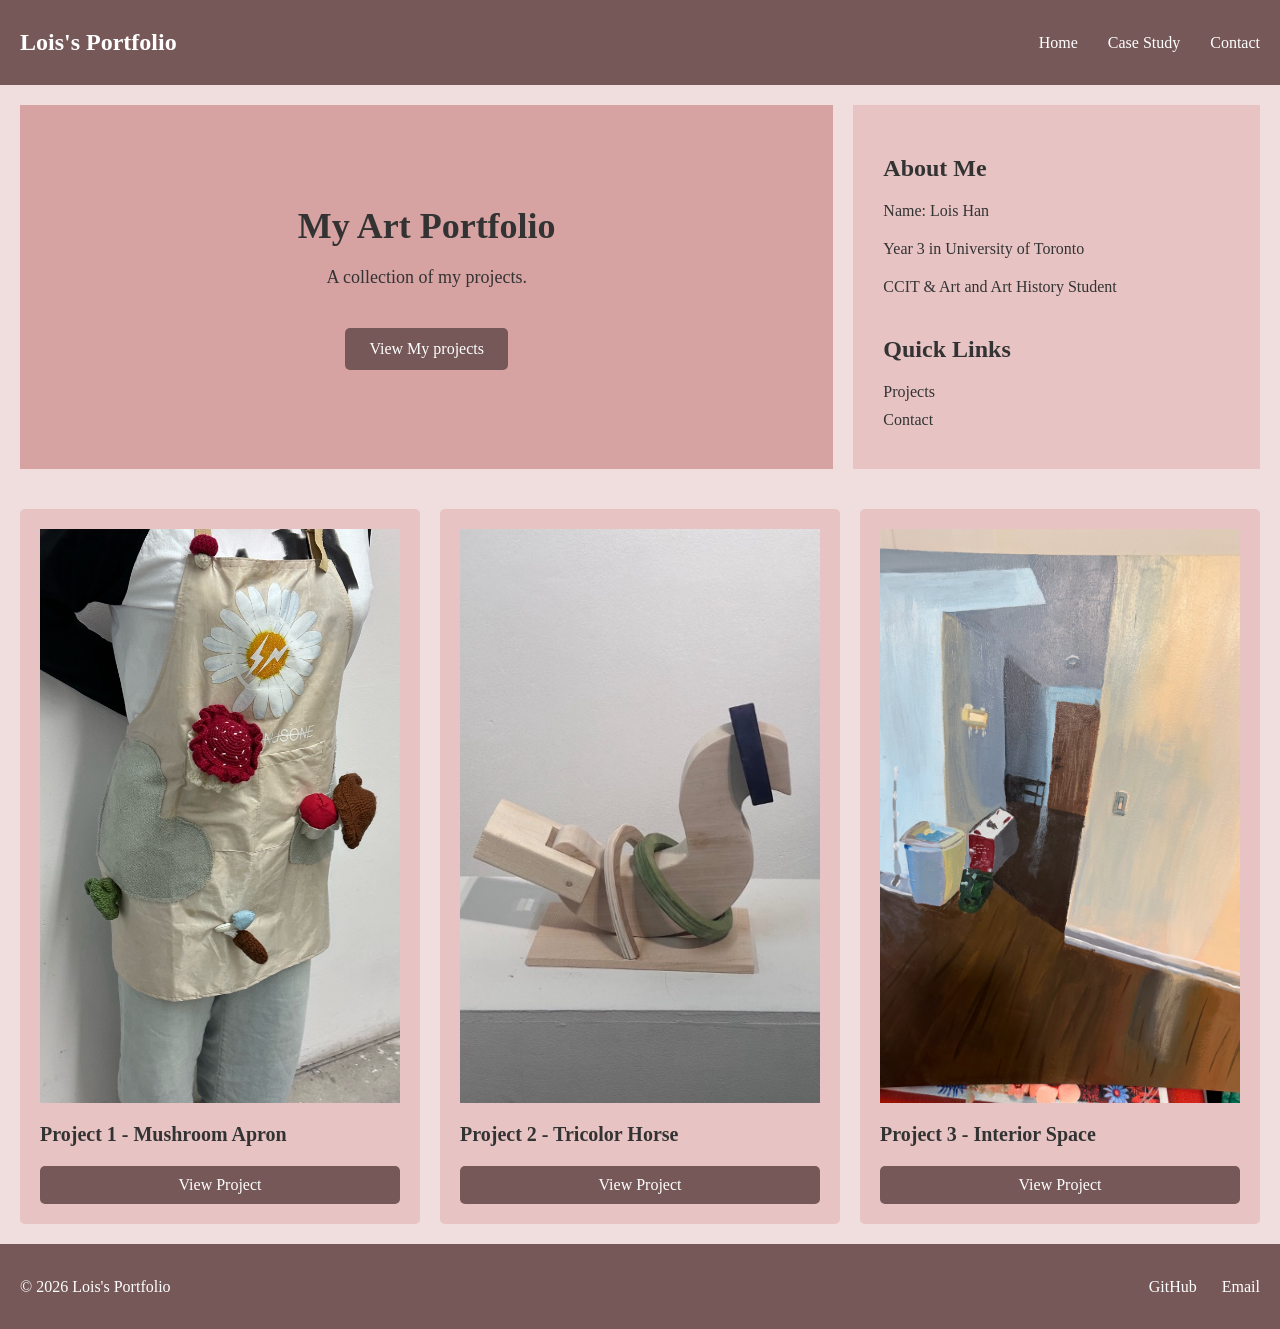
<file: index.html>
<!DOCTYPE html>
<html lang="en">
<head>
    <meta charset="UTF-8">
    <meta name="viewport" content="width=device-width, initial-scale=1.0">
    <title>Art Portfolio</title>
    <link rel="stylesheet" href="css/style.css">
</head>
<body>
    <header class="site-header">
        <div class="brand">
            <p>Lois's Portfolio</p>
        </div>
        <nav>
            <ul>
                <li><a href="index.html">Home</a></li>
                <li><a href="detail.html">Case Study</a></li>
                <li><a href="#contact">Contact</a></li>
            </ul>
        </nav>
    </header>

    <main>

        <section class="hero-grid">
            <div class="primary-banner">
                <h1>My Art Portfolio</h1>
                <p>A collection of my projects.</p>
                <a href="#projects" class="button">View My projects</a>
            </div>
            
            <div class="secondary-info">
                <h3>About Me</h3>
                <p>Name: Lois Han</p>
                <p>Year 3 in University of Toronto</p>
                <p>CCIT & Art and Art History Student</p>

                <h3>Quick Links</h3>
                <ul>
                    <li><a href="#projects">Projects</a></li>
                    <li><a href="#contact">Contact</a></li>
                </ul>
            </div>
        </section>

        <section class="cards-gallery" id="projects">

            <article class="card">
                <img src="images/project1.jpg" alt="Textile art apron project with mushrooms">
                <h2>Project 1 - Mushroom Apron</h2>
                <a href="detail.html" class="card-button">View Project</a>
            </article>

            <article class="card">
                <img src="images/project2.jpg" alt="Wood sculpture project">
                <h2>Project 2 - Tricolor Horse</h2>
                <span class="card-button">View Project</span>
            </article>

            <article class="card">
                <img src="images/project3.jpg" alt="Interior painting project">
                <h2>Project 3 - Interior Space</h2>
                <span class="card-button">View Project</span>
            </article>
        </section>
    </main>

    <footer class="site-footer" id="contact">
        <p>© 2026 Lois's Portfolio</p>
        <div class="footer-links">
            <a href="https://github.com/Loishan-d">GitHub</a>
            <a href="mailto:lois.han@utoronto.ca">Email</a>
        </div>
    </footer>
    
</body>
</html>
</file>
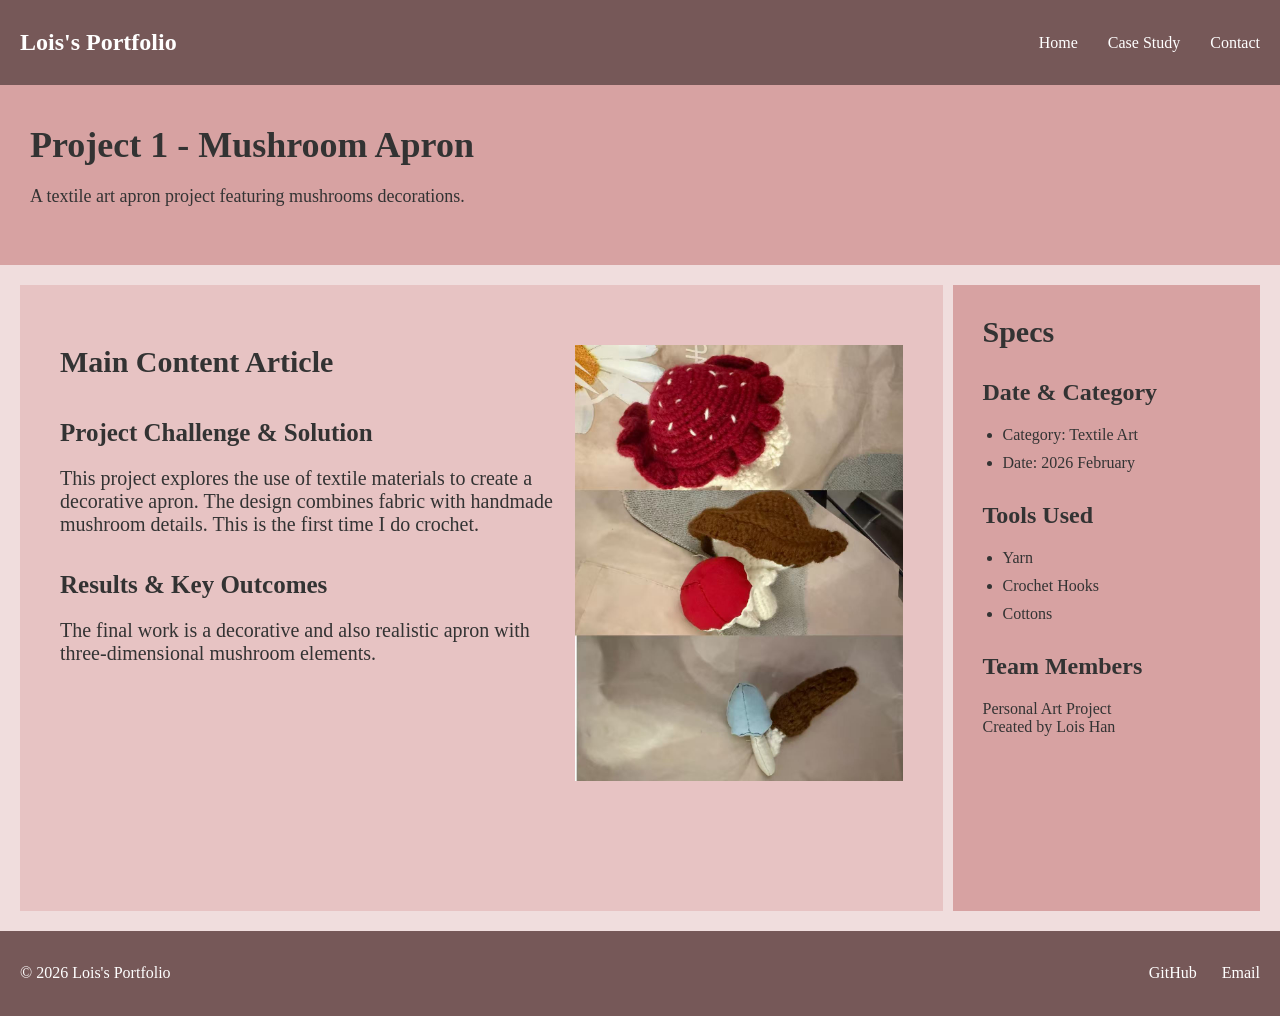
<file: detail.html>
<!DOCTYPE html>
<html lang="en">
<head>
    <meta charset="UTF-8">
    <meta name="viewport" content="width=device-width, initial-scale=1.0">
    <title>Project 1 - Mushroom Apron</title>
    <link rel="stylesheet" href="css/style.css">
</head>
<body>
    <header class="site-header">

        <div class="brand">
            <p>Lois's Portfolio</p>
        </div>
        <nav>
            <ul>
                <li><a href="index.html">Home</a></li>
                <li><a href="detail.html">Case Study</a></li>
                <li><a href="#contact">Contact</a></li>
            </ul>
        </nav>

    </header>

    <main class="detail-layout">

        <section class="detail-hero">
            <h1>Project 1 - Mushroom Apron</h1>
            <p class="lead-text">A textile art apron project featuring mushrooms decorations.</p>
        </section>

        <section class="content-grid">
            <article class="main-article">
                <img src="images/project1-detail.jpg" alt="Detail of Mushroom Apron textile art project" class="project-image">
                <h2>Main Content Article</h2>
                <h3>Project Challenge & Solution</h3>
                <p>
                    This project explores the use of textile materials to create a decorative apron.
                    The design combines fabric with handmade mushroom details. 
                    This is the first time I do crochet.
                </p>
                <h3>Results & Key Outcomes</h3>
                <p>
                    The final work is a decorative and also realistic apron with three-dimensional mushroom elements.
                </p>
            </article>

            <aside class="metadata-sidebar">
                <h2>Specs</h2>
                <h3>Date & Category</h3>
                <ul>
                    <li>Category: Textile Art</li>
                    <li>Date: 2026 February</li>
                </ul>
                <h3>Tools Used</h3>
                <ul>
                    <li>Yarn</li>
                    <li>Crochet Hooks</li>
                    <li>Cottons</li>
                </ul>
                <h3>Team Members</h3>
                <p>Personal Art Project</p>
                <p>Created by Lois Han</p>
            </aside>
        </section>

    </main>

    <footer class="site-footer" id="contact">
        <p>© 2026 Lois's Portfolio</p>
        <div class="footer-links">
            <a href="https://github.com/Loishan-d">GitHub</a>
            <a href="mailto:lois.han@utoronto.ca">Email</a>
        </div>
    </footer>
</body>
</html>
</file>
<file: css/style.css>
*{
    margin: 0;
    padding: 0;
    box-sizing: border-box;
}

body{
    margin: 0;
    color: #333333;
    background-color: #f0dddd;
}

img{
    display: block;
    max-width: 100%;
    height: auto;
}

h1, h2, h3{
    margin-top: 0;
}

a{
    text-decoration: none;
    color: inherit;
}

/* Header */
.site-header{
    display: flex;
    justify-content: space-between;
    align-items: center;
    background-color: #765858;
    color: white;
    height: 85px;
    padding: 20px;
}
.brand{
    align-items: center;
    font-size: 24px;
    font-weight: bold;
}
.site-header nav ul{
    display: flex;
    gap: 30px;
    list-style: none;
}

/* Page 1 */
/* Hero */
.hero-grid{
    display: grid;
    grid-template-columns: 2fr 1fr;
    gap: 20px;
    padding: 20px;
}
.primary-banner{
    display: flex;
    flex-direction: column;
    justify-content: center;
    align-items: center;
    text-align: center;
    background-color: #d7a2a2;
    padding: 30px;
    min-height: 300px;
}
.primary-banner h1{
    font-size: 36px;
    margin-bottom: 20px;
}
.primary-banner p{
    font-size: 18px;
    margin-bottom: 20px;
}
.button{
    display: inline-block;
    padding: 12px 24px;
    margin-top: 20px;
    background-color: #765858;
    color: white;
    border-radius: 5px;
}

/* Secondary Info */
.secondary-info{
    display: flex;
    flex-direction: column;
    justify-content: center;
    align-items: flex-start;
    background-color: #e7c3c3;
    padding: 30px;
    min-height: 300px;
}
.secondary-info h3{
    font-size: 24px;
    margin-top: 20px;
    margin-bottom: 20px;
}
.secondary-info p{
    font-size: 16px;
    margin-bottom: 20px;
}
.secondary-info ul{
    list-style: none;
}
.secondary-info li{
    margin-bottom: 10px;
}

/* Card Gallery */
.cards-gallery{
    display: grid;
    grid-template-columns: repeat(auto-fit, minmax(280px,1fr));
    gap: 20px;
    padding: 20px;
}
.card{
    display: flex;
    flex-direction: column;
    background-color: #e7c3c3;
    padding: 20px;
    border-radius: 5px;
}
.card img{
    max-width: 100%;
    height: 100%;
    object-fit: cover;
}
.card h2{
    font-size: 20px;
    margin-top: 20px;
    margin-bottom: 20px;
}
.card-button{
    display: inline-block;
    margin-top: auto;
    padding: 10px 20px;
    background-color: #765858;
    color: white;
    text-align: center;
    border-radius: 5px;
}

/* Page 2 */
/* Detail Hero */
.detail-hero{
    display: flex;
    flex-direction: column;
    justify-content: center;
    background-color: #d7a2a2;
    padding: 30px;
    min-height: 180px;
}
.detail-hero h1{
    font-size: 36px;
    margin-bottom: 20px;
}
.lead-text{
    font-size: 18px;
    margin-bottom: 20px;
}

/* Content Grid */
.content-grid{
    display: grid;
    grid-template-columns: 3fr 1fr;
    gap: 10px;
    padding: 20px;
}
.main-article{
    display: flow-root;
    background-color: #e7c3c3;
    padding: 40px;
}
.main-article h2{
    font-size: 30px;
    margin-top: 20px;
    margin-bottom: 40px;
}
.main-article h3{
    font-size: 25px;
    margin-top: 35px;
    margin-bottom: 20px;
}
.main-article p{
    font-size: 20px;
    margin-bottom: 35px;
}
.project-image{
    float: right;
    max-width: 45%;
    height: 80%;
    margin: 20px auto;
}

/* Metadata */
.metadata-sidebar{
    background-color: #d7a2a2;
    padding: 30px;
}
.metadata-sidebar h2{
    font-size: 30px;
    margin-bottom: 20px;
}
.metadata-sidebar h3{
    font-size: 24px;
    margin-top: 30px;
    margin-bottom: 20px;
}
.metadata-sidebar ul{
    padding-left: 20px;
}
.metadata-sidebar li{
    margin-bottom: 10px;
}

/* Footer */
.site-footer{
    display: flex;
    justify-content: space-between;
    align-items: center;
    background-color: #765858;
    color: white;
    min-height: 85px;
    padding: 20px;
}
.footer-links{
    display: flex;
    gap: 25px;
}

/* Mobile */
@media (max-width: 768px){

    /* Header */
    .site-header{
        height: 220px;
        flex-direction: column;
        justify-content: center;
        align-items: center;
        gap: 15px;
    }
    .site-header nav ul{
        flex-direction: column;
        align-items: center;
        gap: 15px;
    }

    /* Page 1 Hero */
    .hero-grid{
        grid-template-columns: 1fr;
        gap: 10px;
        padding: 0;
    }
    .primary-banner{
        min-height: 230px;
        padding: 20px;
    }
    .primary-banner h1{
        font-size: 28px;
    }
    .primary-banner p{
        font-size: 16px;
    }
    .secondary-info{
        min-height: 180px;
        padding: 20px;
    }

    /* Page 1 Cards */
    .cards-gallery{
        grid-template-columns: 1fr;
        gap: 30px;
        padding: 20px;
    }
    .card{
        min-height: 420px;
    }
    .card img{
        height: 280px;
    }

    /* Page 2 Detail Hero */
    .detail-hero{
        min-height: 180px;
        padding: 20px;
    }
    .detail-hero h1{
        font-size: 28px;
    }
    .lead-text{
        font-size: 16px;
    }

    /* Page 2 Content */
    .content-grid{
        grid-template-columns: 1fr;
        gap: 10px;
    }
    .main-article{
        display: flex;
        flex-direction: column;
        padding: 20px;
    }
    .project-image{
        float: none;
        order: 1;
        max-width: 100%;
        height: auto;
        margin: 20px auto;
    }
    .metadata-sidebar{
        text-align: center;
        padding: 20px;
    }
    .metadata-sidebar p{
        margin-bottom: 10px;
    }
    .metadata-sidebar ul{
        list-style-position: inside;
        padding-left: 0;
    }

    /* Footer */
    .site-footer{
        flex-direction: column;
        justify-content: center;
        align-items: center;
        gap: 10px;
        min-height: 110px;
        text-align: center;
    }
}
</file>
